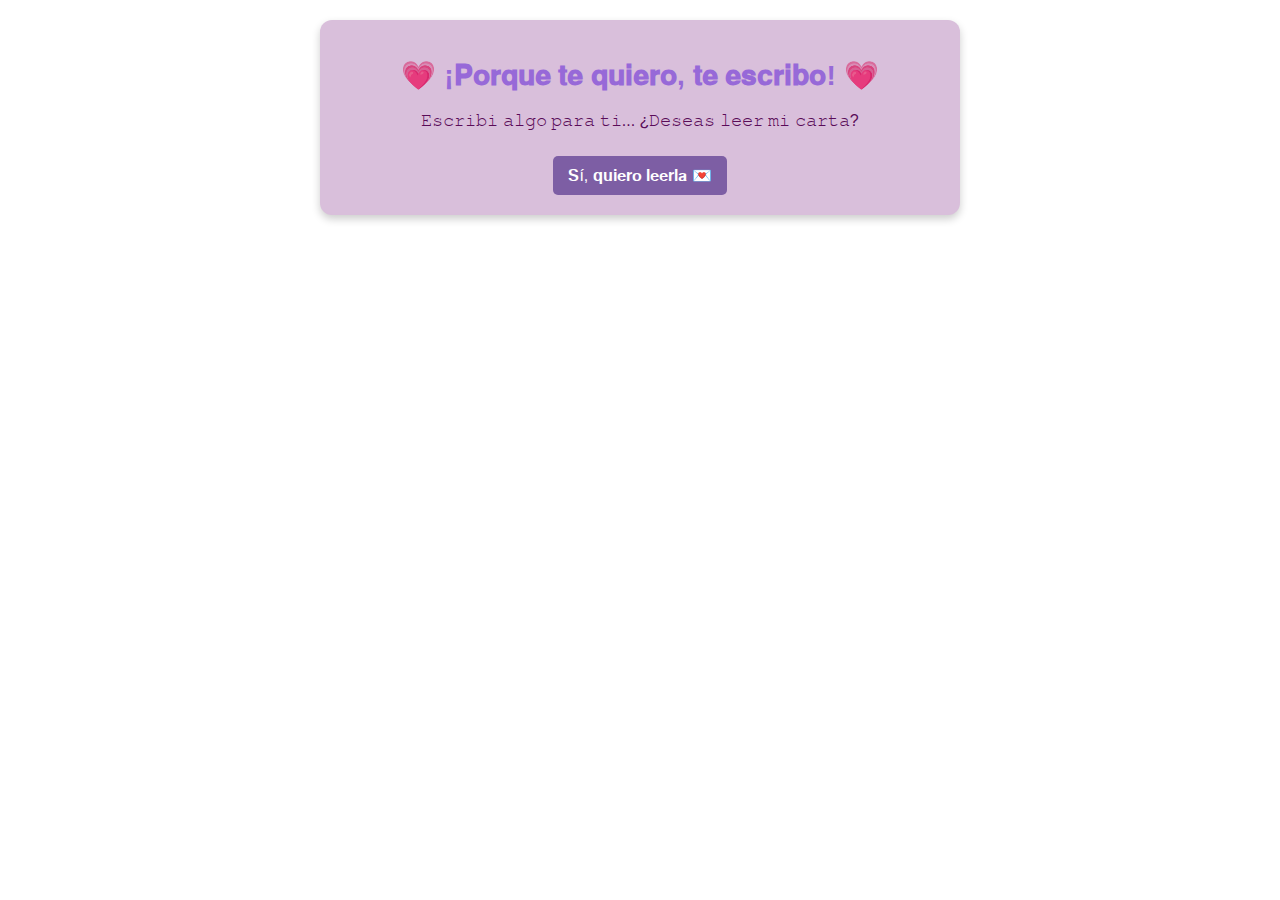
<file: Index.html>
<!DOCTYPE html>
<html lang="es">
<head>
    <meta charset="UTF-8">
    <meta name="viewport" content="width=device-width, initial-scale=1.0">
    <title>Tarjeta de San Valentín</title>
    <link rel="stylesheet" href="Styles.css">
</head>
<body>

    <div class="card">
        <h1>💗 ¡𝐏𝐨𝐫𝐪𝐮𝐞 𝐭𝐞 𝐪𝐮𝐢𝐞𝐫𝐨, 𝐭𝐞 𝐞𝐬𝐜𝐫𝐢𝐛𝐨! 💗</h1>
        <p class="intro">𝙴𝚜𝚌𝚛𝚒𝚋𝚒 𝚊𝚕𝚐𝚘 𝚙𝚊𝚛𝚊 𝚝𝚒... ¿𝙳𝚎𝚜𝚎𝚊𝚜 𝚕𝚎𝚎𝚛 𝚖𝚒 𝚌𝚊𝚛𝚝𝚊?</p>
        <button id="startBtn">𝐒í, 𝐪𝐮𝐢𝐞𝐫𝐨 𝐥𝐞𝐞𝐫𝐥𝐚 💌</button>

        <div id="story" class="hidden">
            <p class="story-text">𝙳𝚎𝚜𝚍𝚎 𝚎𝚕 𝚍í𝚊 𝚎𝚗 𝚚𝚞𝚎 𝚝𝚎 𝚌𝚘𝚗𝚘𝚌í, 𝚜𝚞𝚙𝚎 𝚚𝚞𝚎 𝚜𝚎𝚛í𝚊𝚜 𝚊𝚕𝚐𝚞𝚒𝚎𝚗 𝚎𝚜𝚙𝚎𝚌𝚒𝚊𝚕 𝚎𝚗 𝚖𝚒 𝚟𝚒𝚍𝚊. 𝙽𝚘 𝚜𝚊𝚋í𝚊 𝚌𝚞á𝚗𝚝𝚘, 𝚙𝚎𝚛𝚘 𝚌𝚘𝚗 𝚌𝚊𝚍𝚊 𝚜𝚘𝚗𝚛𝚒𝚜𝚊, 𝚌𝚊𝚍𝚊 𝚙𝚊𝚕𝚊𝚋𝚛𝚊 𝚢 𝚌𝚊𝚍𝚊 𝚖𝚘𝚖𝚎𝚗𝚝𝚘 𝚓𝚞𝚗𝚝𝚘𝚜, 𝚕𝚘 𝚏𝚞𝚒 𝚍𝚎𝚜𝚌𝚞𝚋𝚛𝚒𝚎𝚗𝚍𝚘 𝚙𝚘𝚌𝚘 𝚊 𝚙𝚘𝚌𝚘.</p>
            <img src="gatitos1.jpg" alt="Pareja enamorada">
            <p class="story-text">𝙴𝚕 𝚝𝚒𝚎𝚖𝚙𝚘 𝚙𝚊𝚜ó, 𝚌𝚛𝚎𝚌𝚒𝚖𝚘𝚜 𝚢 𝚙𝚘𝚌𝚘 𝚊 𝚙𝚘𝚌𝚘 𝚖𝚊𝚍𝚞𝚛𝚊𝚖𝚘𝚜. 𝙻𝚊 𝚟𝚒𝚍𝚊 𝚗𝚘𝚜 𝚟𝚘𝚕𝚟𝚒ó 𝚊 𝚓𝚞𝚗𝚝𝚊𝚛, 𝚢 𝚖𝚎 𝚑𝚎 𝚍𝚊𝚍𝚘 𝚌𝚞𝚎𝚗𝚝𝚊 𝚍𝚎 𝚚𝚞𝚎 𝚑𝚊𝚢 𝚌𝚘𝚜𝚊𝚜 𝚚𝚞𝚎 𝚗𝚞𝚗𝚌𝚊 𝚌𝚊𝚖𝚋𝚒𝚊𝚗… 𝚌𝚘𝚖𝚘 𝚕𝚘 𝚎𝚜𝚙𝚎𝚌𝚒𝚊𝚕 𝚚𝚞𝚎 𝚎𝚛𝚎𝚜 𝚙𝚊𝚛𝚊 𝚖í.</p>
            <img src="gatitos2.jpg" alt="Corazón romántico">

            <div class="button-container">
                <button id="yesBtn">𝐒í, 𝐪𝐮𝐢𝐞𝐫𝐨 𝐬𝐞𝐠𝐮𝐢𝐫 𝐞𝐬𝐜𝐫𝐢𝐛𝐢é𝐧𝐝𝐨𝐥𝐚 💕</button>
                <button id="noBtn">𝐀𝐭𝐫𝐞𝐯𝐞𝐭𝐞 𝐚 𝐝𝐞𝐜𝐢𝐫 𝐪𝐮𝐞 𝐧𝐨</button>
            </div>
        
            <p id="responseMessage" class="hidden"></p>
        </div>
    </div>

    <script src="script.js"></script>
</body>
</html>
</file>
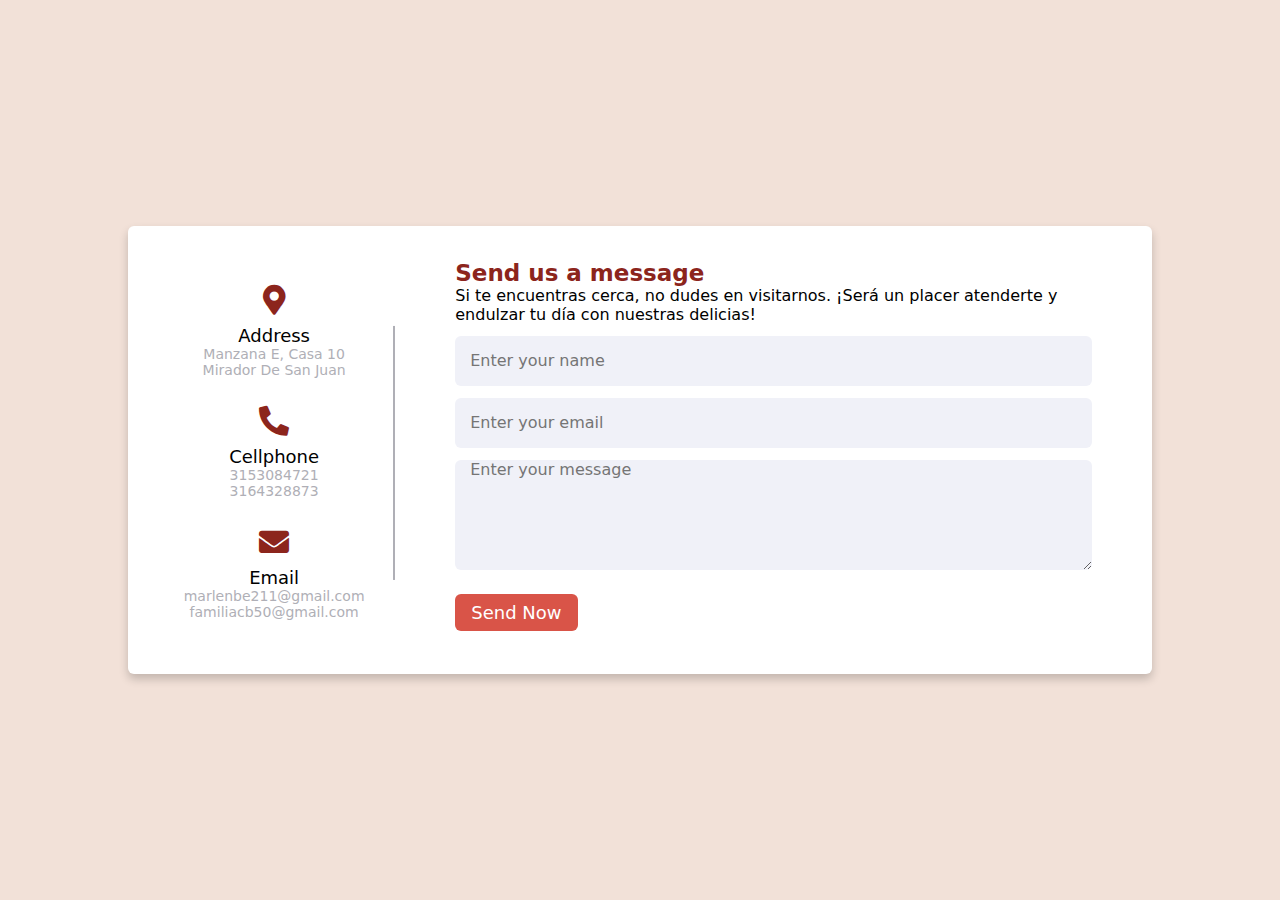
<file: contact_us/index.html>
<!DOCTYPE html>
<html lang="en">
<head>
    <meta charset="UTF-8">
    <meta name="viewport" content="width=device-width, initial-scale=1.0">
    <title>Contact us</title>
    <link rel="stylesheet" href="styles.css">
    <link rel="stylesheet" href="https://cdnjs.cloudflare.com/ajax/libs/font-awesome/5.15.4/css/all.min.css">
</head>
<body>
    <div class="container">
        <div class="content">
            <div class="left-side">
                <div class="address details">
                    <i class="fas fa-map-marker-alt"></i>
                    <div class="topic">Address</div>
                    <div class="text-one">Manzana E, Casa 10</div>
                    <div class="text-two">Mirador De San Juan</div>
                </div>
                <div class="phone details">
                    <i class="fas fa-phone-alt"></i>
                    <div class="topic">Cellphone</div>
                    <div class="text-one">3153084721</div>
                    <div class="text-two">3164328873</div>
                </div>
                <div class="email details">
                    <i class="fas fa-envelope"></i>
                    <div class="topic">Email</div>
                    <div class="text-one">marlenbe211@gmail.com</div>
                    <div class="text-two">familiacb50@gmail.com</div>
                </div>
            </div>
            <div class="right-side">
                <div class="topic-text">Send us a message</div>
                <p>Si te encuentras cerca, no dudes en visitarnos. ¡Será un placer atenderte y endulzar tu día con nuestras delicias!</p>
                <form action="#">
                    <div class="input-box">
                        <input type="text" placeholder="Enter your name">
                    </div>
                    <div class="input-box">
                        <input type="text" placeholder="Enter your email">
                    </div>
                    <div class="input-box message-box">
                        <textarea placeholder="Enter your message"></textarea>
                    </div>
                    <div class="button">
                        <input type="button" value="Send Now">
                    </div>
                </form>
            </div>
        </div>
    </div>
</body>
</html>
</file>
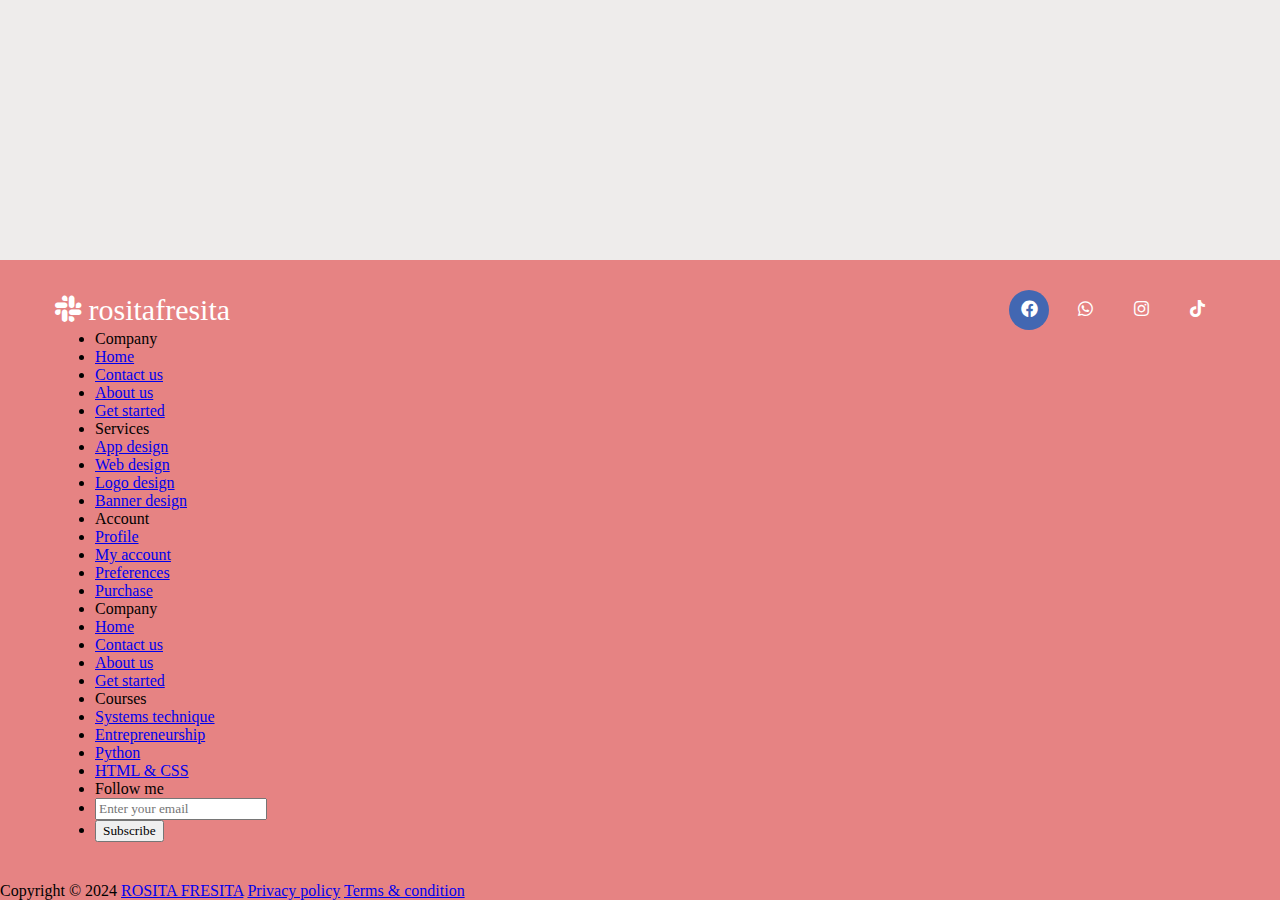
<file: footer/index.html>
<!DOCTYPE html>
<html lang="en">
<head>
    <meta charset="UTF-8">
    <meta name="viewport" content="width=device-width, initial-scale=1.0">
    <title>FOOTER DESIGN</title>
    <link rel="stylesheet" href="styles.css">
    <link rel="stylesheet" href="https://cdnjs.cloudflare.com/ajax/libs/font-awesome/5.15.4/css/all.min.css">
</head>
<body>
    <div class="wrapper">
        <footer>
            <div class="content">
                <div class="top">
                    <div class="logo-details">
                        <i class="fab fa-slack"></i>
                        <span class="logo_name">rositafresita</span>
                    </div>
                    <div class="media-icons">
                        <a href="#"><i class="fab fa-facebook"></i></a>
                        <a href="#"><i class="fab fa-whatsapp"></i></a>
                        <a href="#"><i class="fab fa-instagram"></i></a>
                        <a href="#"><i class="fab fa-tiktok"></i></a>
                    </div>
                </div>
                <div class="link-boxes">
                    <ul class="box">
                        <li class="link_name">Company</li>
                        <li><a href="#">Home</a></li>
                        <li><a href="#">Contact us</a></li>
                        <li><a href="#">About us</a></li>
                        <li><a href="#">Get started</a></li>
                    </ul>
                    <ul class="box">
                        <li class="link_name">Services</li>
                        <li><a href="#">App design</a></li>
                        <li><a href="#">Web design</a></li>
                        <li><a href="#">Logo design</a></li>
                        <li><a href="#">Banner design</a></li>
                    </ul>
                    <ul class="box">
                        <li class="link_name">Account</li>
                        <li><a href="#">Profile</a></li>
                        <li><a href="#">My account</a></li>
                        <li><a href="#">Preferences</a></li>
                        <li><a href="#">Purchase</a></li>
                    </ul>
                    <ul class="box">
                        <li class="link_name">Company</li>
                        <li><a href="#">Home</a></li>
                        <li><a href="#">Contact us</a></li>
                        <li><a href="#">About us</a></li>
                        <li><a href="#">Get started</a></li>
                    </ul>
                    <ul class="box">
                        <li class="link_name">Courses</li>
                        <li><a href="#">Systems technique</a></li>
                        <li><a href="#">Entrepreneurship</a></li>
                        <li><a href="#">Python</a></li>
                        <li><a href="#">HTML & CSS</a></li>
                    </ul>
                    <ul class="input-box">
                        <li class="link_name">Follow me</li>
                        <li><input type="text" placeholder="Enter your email"></li>
                        <li><input type="button" value="Subscribe"></li>
                    </ul>
                </div>
            </div>
            <div class="bottom-details">
                <div class="bottom-text">
                    <span class="copyright_text">Copyright &copy; 2024 <a href="#">ROSITA FRESITA</a></span>
                    <span class="policy_terms">
                        <a href="#">Privacy policy</a>
                        <a href="#">Terms & condition</a>
                    </span>
                </div>
            </div>
        </footer>
    </div>
</body>
</html>
</file>
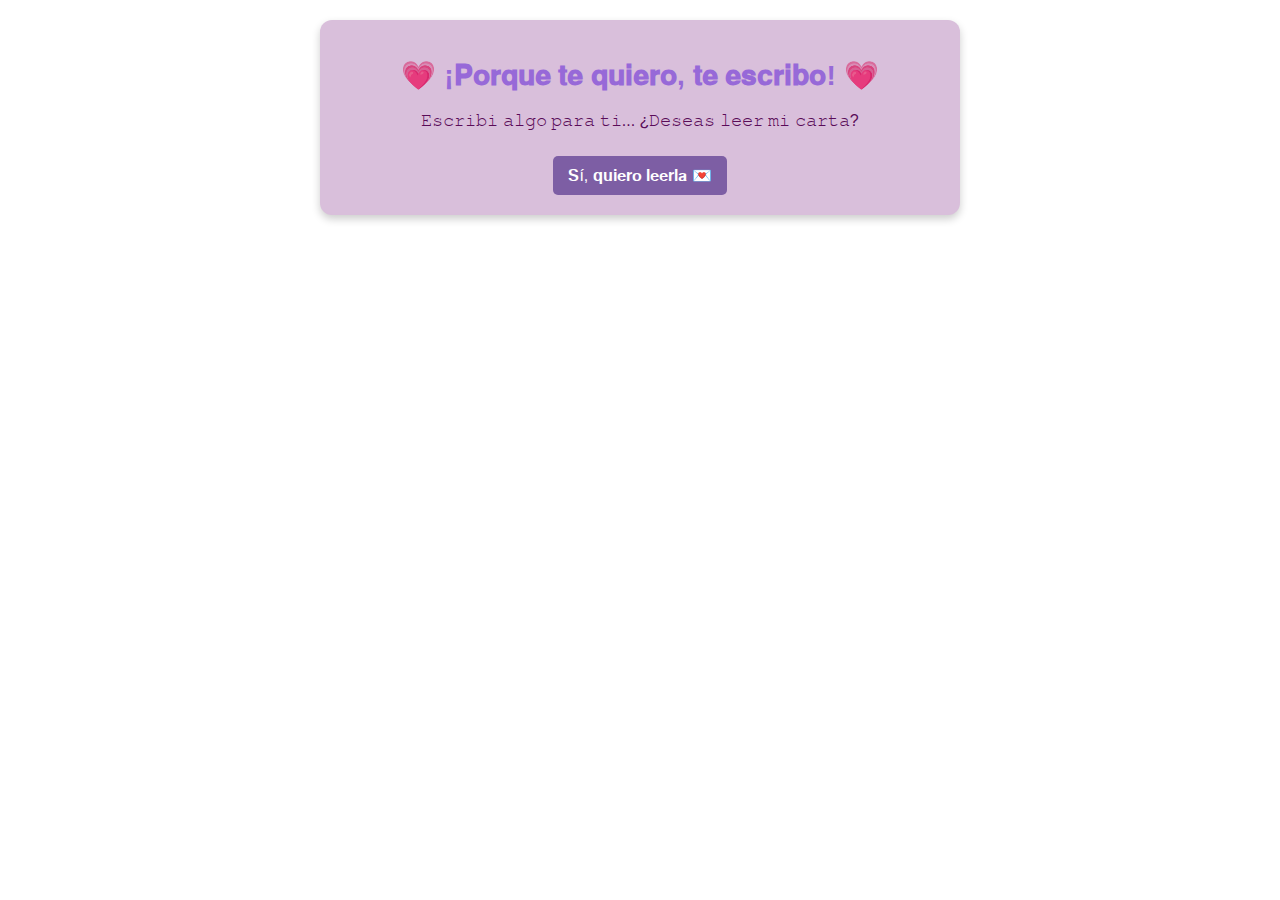
<file: letter/Index.html>
<!DOCTYPE html>
<html lang="es">
<head>
    <meta charset="UTF-8">
    <meta name="viewport" content="width=device-width, initial-scale=1.0">
    <title>Tarjeta de San Valentín</title>
    <link rel="stylesheet" href="Styles.css">
</head>
<body>

    <div class="card">
        <h1>💗 ¡𝐏𝐨𝐫𝐪𝐮𝐞 𝐭𝐞 𝐪𝐮𝐢𝐞𝐫𝐨, 𝐭𝐞 𝐞𝐬𝐜𝐫𝐢𝐛𝐨! 💗</h1>
        <p class="intro">𝙴𝚜𝚌𝚛𝚒𝚋𝚒 𝚊𝚕𝚐𝚘 𝚙𝚊𝚛𝚊 𝚝𝚒... ¿𝙳𝚎𝚜𝚎𝚊𝚜 𝚕𝚎𝚎𝚛 𝚖𝚒 𝚌𝚊𝚛𝚝𝚊?</p>
        <button id="startBtn">𝐒í, 𝐪𝐮𝐢𝐞𝐫𝐨 𝐥𝐞𝐞𝐫𝐥𝐚 💌</button>

        <div id="story" class="hidden">
            <p class="story-text">𝙳𝚎𝚜𝚍𝚎 𝚎𝚕 𝚍í𝚊 𝚎𝚗 𝚚𝚞𝚎 𝚝𝚎 𝚌𝚘𝚗𝚘𝚌í, 𝚜𝚞𝚙𝚎 𝚚𝚞𝚎 𝚜𝚎𝚛í𝚊𝚜 𝚊𝚕𝚐𝚞𝚒𝚎𝚗 𝚎𝚜𝚙𝚎𝚌𝚒𝚊𝚕 𝚎𝚗 𝚖𝚒 𝚟𝚒𝚍𝚊. 𝙽𝚘 𝚜𝚊𝚋í𝚊 𝚌𝚞á𝚗𝚝𝚘, 𝚙𝚎𝚛𝚘 𝚌𝚘𝚗 𝚌𝚊𝚍𝚊 𝚜𝚘𝚗𝚛𝚒𝚜𝚊, 𝚌𝚊𝚍𝚊 𝚙𝚊𝚕𝚊𝚋𝚛𝚊 𝚢 𝚌𝚊𝚍𝚊 𝚖𝚘𝚖𝚎𝚗𝚝𝚘 𝚓𝚞𝚗𝚝𝚘𝚜, 𝚕𝚘 𝚏𝚞𝚒 𝚍𝚎𝚜𝚌𝚞𝚋𝚛𝚒𝚎𝚗𝚍𝚘 𝚙𝚘𝚌𝚘 𝚊 𝚙𝚘𝚌𝚘.</p>
            <img src="gatitos1.jpg" alt="Pareja enamorada">
            <p class="story-text">𝙴𝚕 𝚝𝚒𝚎𝚖𝚙𝚘 𝚙𝚊𝚜ó, 𝚌𝚛𝚎𝚌𝚒𝚖𝚘𝚜 𝚢 𝚙𝚘𝚌𝚘 𝚊 𝚙𝚘𝚌𝚘 𝚖𝚊𝚍𝚞𝚛𝚊𝚖𝚘𝚜. 𝙻𝚊 𝚟𝚒𝚍𝚊 𝚗𝚘𝚜 𝚟𝚘𝚕𝚟𝚒ó 𝚊 𝚓𝚞𝚗𝚝𝚊𝚛, 𝚢 𝚖𝚎 𝚑𝚎 𝚍𝚊𝚍𝚘 𝚌𝚞𝚎𝚗𝚝𝚊 𝚍𝚎 𝚚𝚞𝚎 𝚑𝚊𝚢 𝚌𝚘𝚜𝚊𝚜 𝚚𝚞𝚎 𝚗𝚞𝚗𝚌𝚊 𝚌𝚊𝚖𝚋𝚒𝚊𝚗… 𝚌𝚘𝚖𝚘 𝚕𝚘 𝚎𝚜𝚙𝚎𝚌𝚒𝚊𝚕 𝚚𝚞𝚎 𝚎𝚛𝚎𝚜 𝚙𝚊𝚛𝚊 𝚖í.</p>
            <img src="gatitos2.jpg" alt="Corazón romántico">

            <div class="button-container">
                <button id="yesBtn">𝐒í, 𝐪𝐮𝐢𝐞𝐫𝐨 𝐬𝐞𝐠𝐮𝐢𝐫 𝐞𝐬𝐜𝐫𝐢𝐛𝐢é𝐧𝐝𝐨𝐥𝐚 💕</button>
                <button id="noBtn">𝐀𝐭𝐫𝐞𝐯𝐞𝐭𝐞 𝐚 𝐝𝐞𝐜𝐢𝐫 𝐪𝐮𝐞 𝐧𝐨</button>
            </div>
        
            <p id="responseMessage" class="hidden"></p>
        </div>
    </div>

    <script src="script.js"></script>
</body>
</html>
</file>
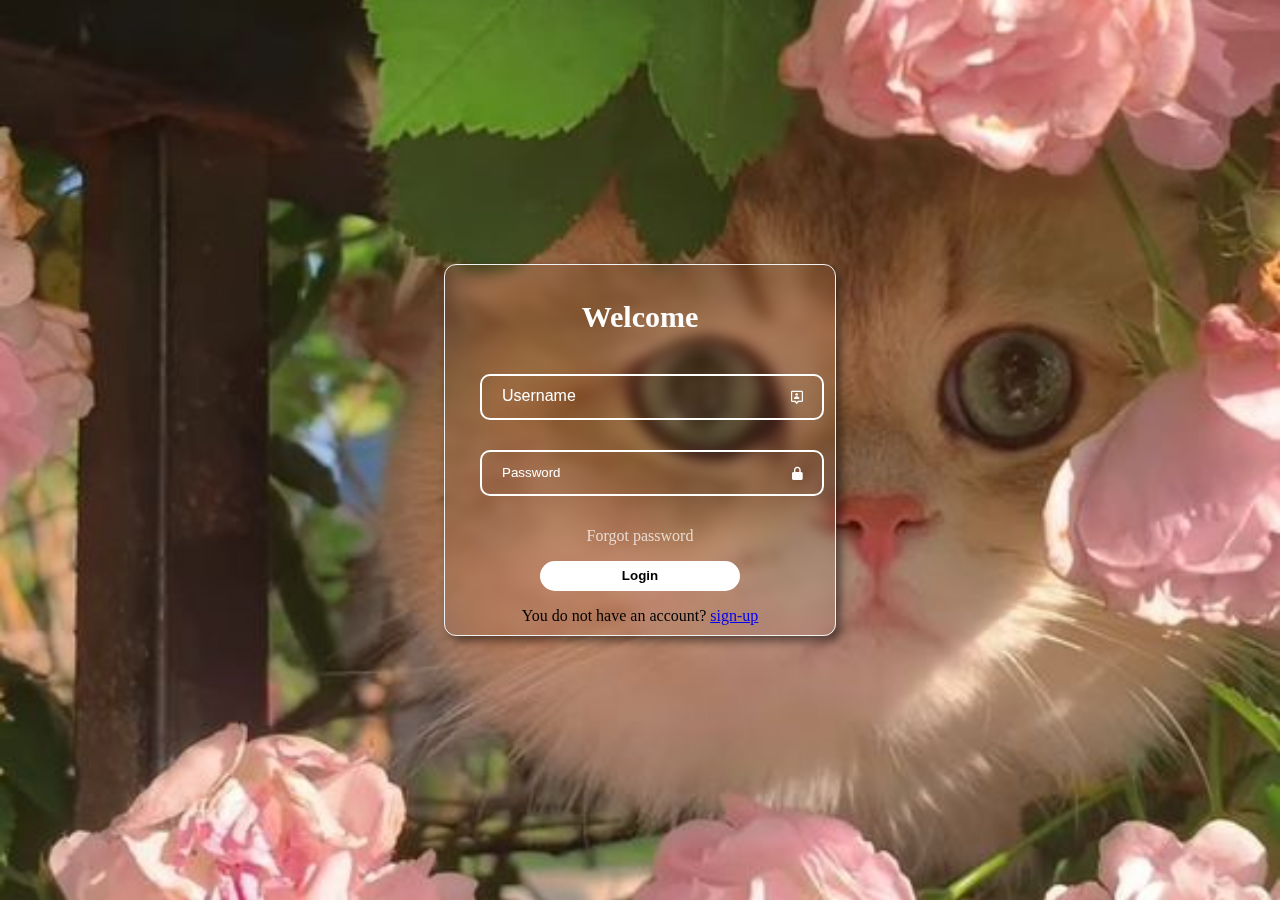
<file: login/index.html>
<!DOCTYPE html>
<html lang="en">
<head>
    <meta charset="UTF-8">
    <meta name="viewport" content="width=device-width, initial-scale=1.0">
    <title>login form</title>
    <link rel="stylesheet" href="styles.css">
    <link href='https://unpkg.com/boxicons@2.1.4/css/boxicons.min.css' rel='stylesheet'>

</head>
<body>
    <div class="wrapper">
        <h2>Welcome</h2>
        <form action="#">
            <div class="input-field">
                <input type="email" placeholder="Username" required>
                <i class='bx bx-user-pin'></i>
            </div>
            <div class="input-field">
                <input type="password" id="password" placeholder="Password" required>
                <i class='bx bxs-lock-alt'></i>
            </div>
            <a href="#" class="forgot">
                <p>Forgot password</p>
            </a>
            <button type="submit" class="login">Login</button>
            <p>You do not have an account? <a href="#" class="sign-up">sign-up</a></p>
        </form>
    </div>

</body>
</html>
</file>
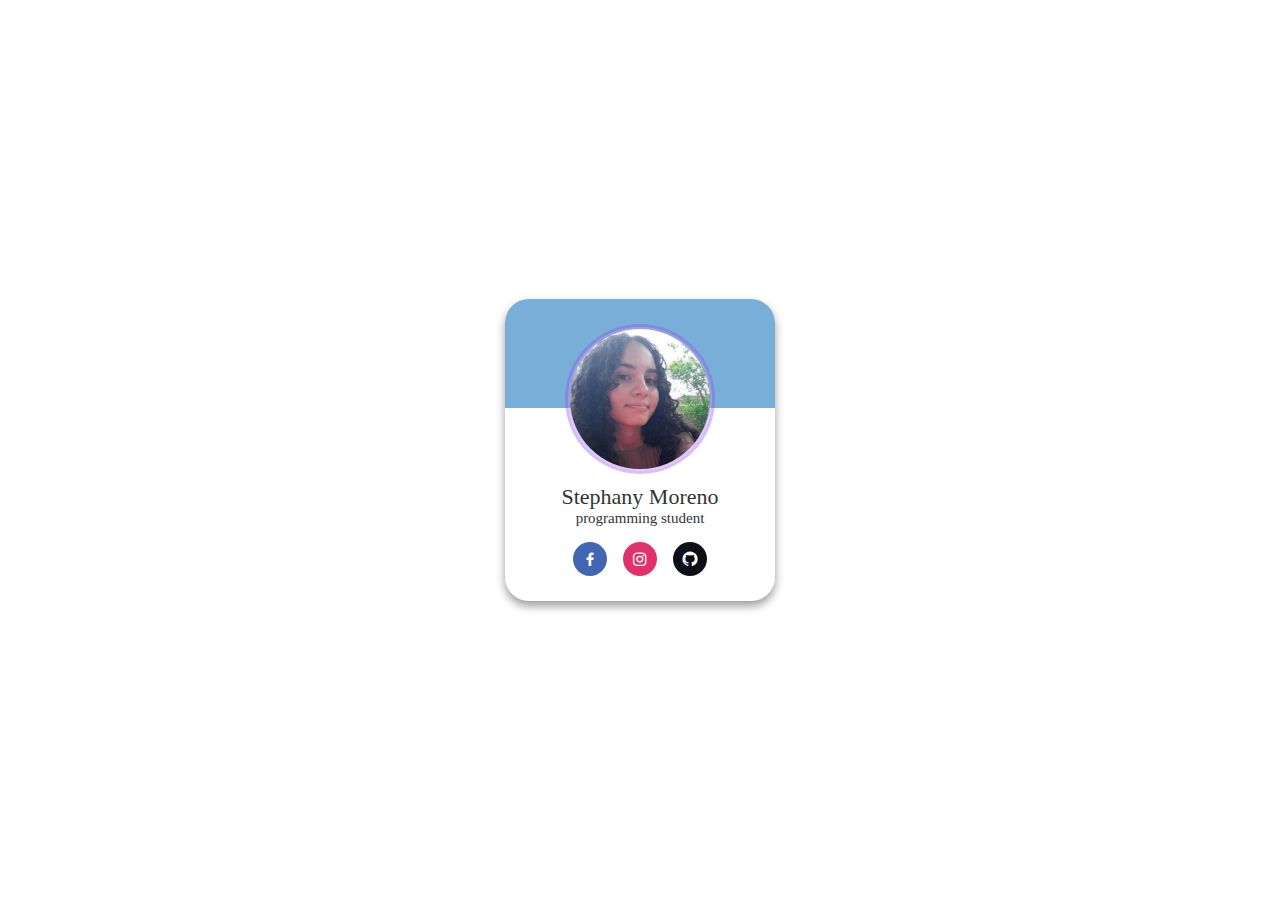
<file: profile_card/index.html>
<!DOCTYPE html>
<html lang="en">
<head>
    <meta charset="UTF-8">
    <meta name="viewport" content="width=device-width, initial-scale=1.0">
    <title>Profile card</title>
    <link rel="stylesheet" href="styles.css">
    <link href='https://unpkg.com/boxicons@2.1.4/css/boxicons.min.css' rel='stylesheet'>

</head>
<body>
    <div class="profile_card">
        <div class="image">
            <img src="yo.png" alt="" class="profile-img">
        </div>
        
        <div class="text-data">
            <span class="name">Stephany Moreno</span>
            <span class="ocupation">programming student</span>
        </div>

        <div class="media-buttons">
            <a href="https://www.facebook.com/profile.php?id=100078045807064" style="background: #4267b2;" class="link" target="_blank">
                <i class='bx bxl-facebook'></i>
            </a>
            <a href="https://www.instagram.com/thalito.26/" style="background: #e1306c;"  class="link" target="_blank">
                <i class='bx bxl-instagram' ></i>
            </a>
            <a href="https://github.com/StephanyMoreno26" style="background: #0d1117;"  class="link" target="_blank">
                <i class='bx bxl-github'></i>
            </a>
        </div>
    </div>
</body>
</html>
</file>
<file: Styles.css>
body {
    font-family: 'Arial', sans-serif;
    text-align: center;
    background-color: hsl(0, 0%, 100%);
    color: #590b58;
    margin: 0;
    padding: 20px;
}

.card {
    background: #d9bfdb;
    padding: 20px;
    border-radius: 12px;
    box-shadow: 0 4px 8px rgba(0, 0, 0, 0.2);
    max-width: 600px;
    margin: auto;
}

h1 {
    color: #9769d8;
    font-size: 28px;
}

button {
    background-color: #7d5ea4;
    color: white;
    border: none;
    padding: 10px 15px;
    font-size: 16px;
    border-radius: 5px;
    cursor: pointer;
    margin-top: 10px;
    transition: background 0.3s ease, transform 0.2s ease;
}

button:hover {
    background-color: #9b9a9c;
    transform: scale(1.05);
}

.hidden {
    display: none;
}

.story-text {
    font-size: 15px;
    margin: 15px 0;
}

img {
    width: 420px;
    border-radius: 50px;
    margin-top: 10px;
}

.final-message {
    font-size: 20px;
    font-weight: bold;
    color: #e91e63;
    margin-top: 20px;
}

/* ---- Estilos para los botones finales ---- */
.button-container {
    display: flex;
    justify-content: center;
    gap: 20px;
    margin-top: 15px;
}


#yesBtn, #noBtn {
    padding: 12px 20px;
    font-size: 16px;
    border-radius: 8px;
    font-weight: bold;
}

#responseMessage {
    font-size: 18px;
    color: #ff4081;
    margin-top: 15px;
    font-style: italic;
}
</file>
<file: contact_us/styles.css>
*{
    margin: 0;
    padding: 0;
    box-sizing: border-box;
    font-family: system-ui;
}
body{
    min-height: 100vh;
    width: 100%;
    background:#F2E1D8;
    display: flex;
    align-items:center;
    justify-content: center;
}

.container{
    width: 80%;
    background: #fff;
    border-radius: 6px;
    padding: 30px 60px 40px 40px;
    box-shadow: 0 5px 10px rgba(0, 0, 0, 0.2);
}

.container .content{
    display: flex;
    align-items: center;
    justify-content: space-between;
}

.container .content .left-side{
    width: 25%;
    height: 100%;
    margin-top: 15px;
    position: relative;
    display: flex;
    flex-direction: column;
    align-items: center;
    justify-content: center;
}

.content .left-side::before{
    content: "";
    position: absolute;
    height: 70%;
    width: 2px;
    right: -15px;
    top:50%;
    transform: translateY(-50%);
    background: #afafb6;
}
.content .left-side .details{
    margin: 14px;
    text-align: center;
}
    
.content .left-side .details i{
    font-size: 30px;
    color: #8C251C;
    margin-bottom: 10px;
}

.content .left-side .details .topic{
    font-size: 18px;
    font-weight: 500;
}

.content .left-side .details .text-one,
.content .left-side .details .text-two{
    font-size: 14px;
    color:#afafb6;
}

.container .content .right-side{
    width: 75%;
    margin-left: 75px;
}

.content .right-side .topic-text{
    font-size: 23px;
    font-weight: 600;
    color:#8C251C;
}

.right-side .input-box{
    height: 50px;
    width: 100%;
    margin: 12px 0;
}

.right-side .input-box input,
.right-side .input-box textarea{
    height: 100%;
    width: 100%;
    border: none;
    font-size: 16px;
    padding: 0 15px;
    background: #f0f1f8;
    border-radius: 6px;
}

.right-side .message-box{
    min-height: 110px;
    margin-top: 6px;
}
.right-side .button{
    display: inline-block;
    margin-top: 12px;
}

.right-side .button input[type="button"]{
    color:#fff;
    font-size: 18px;
    outline: none;
    border:none;
    padding: 8px 16px;
    border-radius: 6px;
    background: #D95448;
    cursor: pointer;
    transition: all 0.3s ease;
}

.button input[type="button"]:hover{
    background: #2b167f;
}

@media (max-width: 600px) {
    .container{
        margin:20px 0;
        height: 100%;
    }
    .container .content{
        flex-direction: column-reverse;
    }
    .container .content .left-side{
        width: 100%;
        flex-direction: row;
        margin-top: 30px;
        justify-content: center;
        flex-wrap: wrap;
    }
    .container .content .left-side::before{
        display: none;
    }
    .container .content .right-side{
        width: 100%;
        margin-left: 0;
    }
}
</file>
<file: footer/styles.css>
*{
    margin:0;
    pading:0;
    box-sizing: border-box;
    font-family: -apple-system;
}

body {
    min-height: 100vh;
    width: 100%;
    background-color: #EEECEB;
}
footer{
    position: fixed;
    background: rgb(230, 131, 131) ;
    width: 100%;
    bottom: 0;
    left: 0;
}
footer .content{
    max-width: 1250px;
    margin: auto;
    padding: 30px 40px 40px 40px;
}
footer .content .top{
    display: flex;
    align-items: center;
    justify-content: space-between;
}
.content .top .logo-details{
    color:#fff;
    font-size: 30px;
}
.content .top .media-icons{
    display: flex;
}
.content .top .media-icons a{
    height: 40px;
    width: 40px;
    margin: 0 8px;
    border-radius: 50%;
    text-align: center;
    line-height: 40px;
    color:#fff;
    font-size: 17px;
    text-decoration: none;
    transition: all 0.4s ease;
}
.top .media-icons a:nth-child(1){
    background: #4267B2;
}
.top .media-icons a:nth-child(1):hover{

}
</file>
<file: letter/Styles.css>
body {
    font-family: 'Arial', sans-serif;
    text-align: center;
    background-color: hsl(0, 0%, 100%);
    color: #590b58;
    margin: 0;
    padding: 20px;
}

.card {
    background: #d9bfdb;
    padding: 20px;
    border-radius: 12px;
    box-shadow: 0 4px 8px rgba(0, 0, 0, 0.2);
    max-width: 600px;
    margin: auto;
}

h1 {
    color: #9769d8;
    font-size: 28px;
}

button {
    background-color: #7d5ea4;
    color: white;
    border: none;
    padding: 10px 15px;
    font-size: 16px;
    border-radius: 5px;
    cursor: pointer;
    margin-top: 10px;
    transition: background 0.3s ease, transform 0.2s ease;
}

button:hover {
    background-color: #9b9a9c;
    transform: scale(1.05);
}

.hidden {
    display: none;
}

.story-text {
    font-size: 15px;
    margin: 15px 0;
}

img {
    width: 420px;
    border-radius: 50px;
    margin-top: 10px;
}

.final-message {
    font-size: 20px;
    font-weight: bold;
    color: #e91e63;
    margin-top: 20px;
}

/* ---- Estilos para los botones finales ---- */
.button-container {
    display: flex;
    justify-content: center;
    gap: 20px;
    margin-top: 15px;
}


#yesBtn, #noBtn {
    padding: 12px 20px;
    font-size: 16px;
    border-radius: 8px;
    font-weight: bold;
}

#responseMessage {
    font-size: 18px;
    color: #ff4081;
    margin-top: 15px;
    font-style: italic;
}
</file>
<file: login/styles.css>
body {
    background: url(fondo.jpg) no-repeat;
    background-position: center;
    background-size: cover;
    width: 400px;
    height: 600px;
}

.wrapper{
    position: absolute;
    top:50%;
    left: 50%;
    transform: translate(-50%,-50%);
    width: 350px;
    height: 350px;
    text-align: center;
    border: 1px solid rgb(241, 241, 241);
    border-radius: 12px;
    padding: 10px 20px;
    background: transparent;
    backdrop-filter: blur(6px);
    box-shadow:5px 5px 10px 0 rgba(0, 0, 0, 0.5)
}

.wrapper h2{
    font-size: 30px;
    color: #fffefe;
}

.input-field {
    position: relative;
}

.input-field input[type="email"],
.input-field input[type="password"] {
    border-radius: 10px;
    background: transparent;
    margin: 15px;
    border:2px solid rgb(255, 255,255);
    width: 280px;
    height: 2px;
    padding: 20px 40px 20px 20px;
    backdrop-filter: blur(15px);
}

.input-field i{
    position: absolute;
    top:50%;
    transform: translateY(-50%);
    right: 10px;
    color:rgb(252, 252, 252)
}

input::placeholder {
    color: rgb(255, 255,255);
}

.input-field input[type="email"]:focus::placeholder,
.input-field input[type="password"]:focus::placeholder {
    transform: translateY(-100%);
    transition: transform 0.2s ease-in-out;
    font-size: 14px;
}

.input-field input[type="email"]:not(:focus)::placeholder,
.input-field input[type="password"]:focus::placeholder {
    transform: translateY(0%);
    transition: transform 0.2s ease-in-out;
    font-size: 16px;
}

a.forgot {
    text-decoration: none;
    position: relative;
    color:rgb(255, 255,255,0.712);
}

a.forgot:hover {
    text-decoration: underline;
    color:#fffffffd;
}

a.sig-up{
    text-decoration: none;
    color:#fffffffd;
}

.wrapper .login{
    background: #fff;
    border: none;
    outline: none;
    cursor:pointer;
    font-weight: 600;
    border-radius: 45px;
    width: 200px;
    height: 30px;
}
</file>
<file: profile_card/styles.css>
*{
    margin:0;
    padding: 0;
    box-sizing: border-box;
    font-family: di-apple-system;
}
body{
    height: 100vh;
    display: flex;
    align-items: center;
    justify-content: center;
    background-color: #fff3;
}
.profile_card{
    display: flex;
    flex-direction: column;
    align-items: center;
    max-width: 270px;
    width: 100%;
    background: #fff3;
    border-radius: 24px;
    padding: 25px;
    box-shadow: 0 5px 10px rgba(0, 0, 0, 0.4);
    position: relative;
}

.profile_card::before{
    content: "";
    position: absolute;
    top:0;
    left: 0;
    height: 36%;
    width: 100%;
    border-radius: 24px 24px 0 0;
    background-color: #78aed7;
}
.image{
    position: relative;
    height: 150px;
    width: 150px;
    border-radius: 50%;
    background-color: #944ae85c;
    padding: 3px;
    margin-bottom: 10px;

}

.image .profile-img{
    height: 100%;
    width: 100%;
    object-fit: cover;
    border-radius: 50%;
    border: 2px solid #fff3;
}

.profile_card .text-data{
    display: flex;
    flex-direction: column;
    align-items: center;
    color:#333;

}

.text-data .name{
    font-size: 22px;
    font-weight: 500;
}

.text-data .ocupation{
    font-size: 15px;
    font-weight: 400;
}

.profile_card .media-buttons{
    display: flex;
    align-items: center;
    margin-top: 15px;
}
.media-buttons .link {
    display: flex;
    align-items: center;
    justify-content: center;
    color: #fff;
    font-size: 18px;
    height: 34px;
    width: 34px;
    border-radius: 50%;
    margin: 0 8px;
    background-color: #A65F46;
    text-decoration: none;

}
</file>
